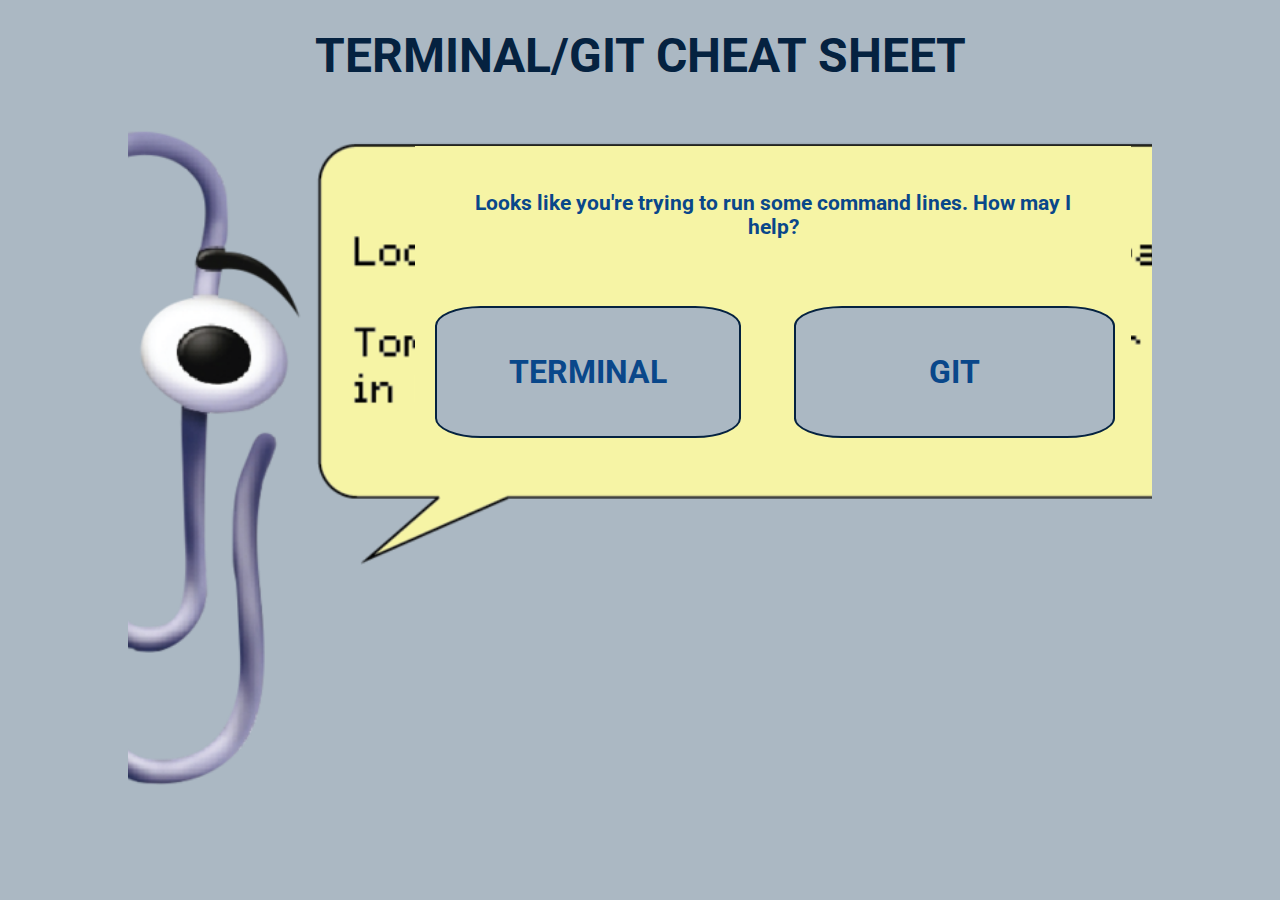
<file: index.html>
<!DOCTYPE html>
<html lang="en">

<head>
    <meta charset="UTF-8">
    <meta name="viewport" content="width=device-width, initial-scale=1.0">
    <title>Cheat Sheet Terminal/Git</title>
    <link rel="stylesheet" href="assets/css/stlye.css">
    <link href="https://fonts.googleapis.com/css2?family=Roboto:wght@400;700&display=swap" rel="stylesheet">
</head>

<body>
    <main>
        <section>
            <h1>Terminal/Git Cheat Sheet</h1>
            <div>
                <h2>Looks like you're trying to run some command lines. How may I help?</h2>
                <a href="assets/html/terminal.html">TERMINAL</a>
                <a href="assets/html/git.html">GIT</a>
            </div>
        </section>
    </main>
</body>

</html>
</file>
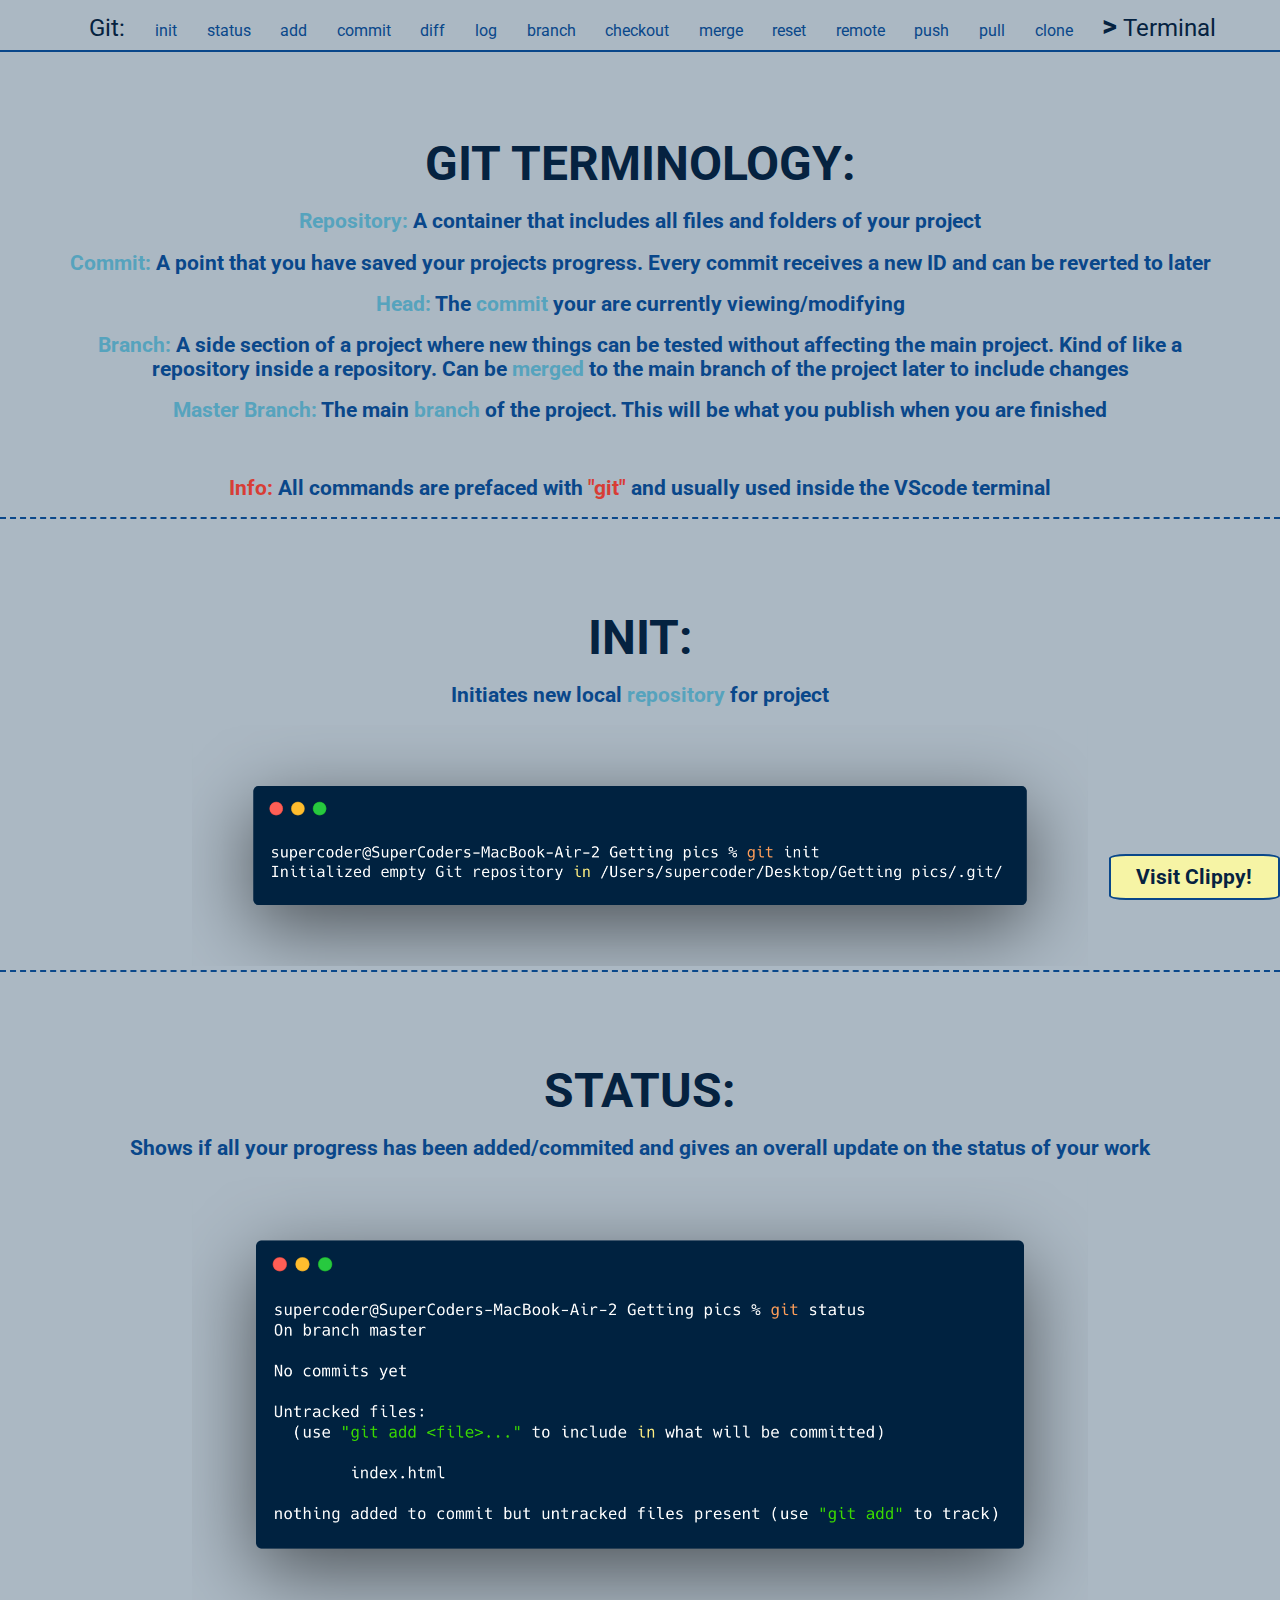
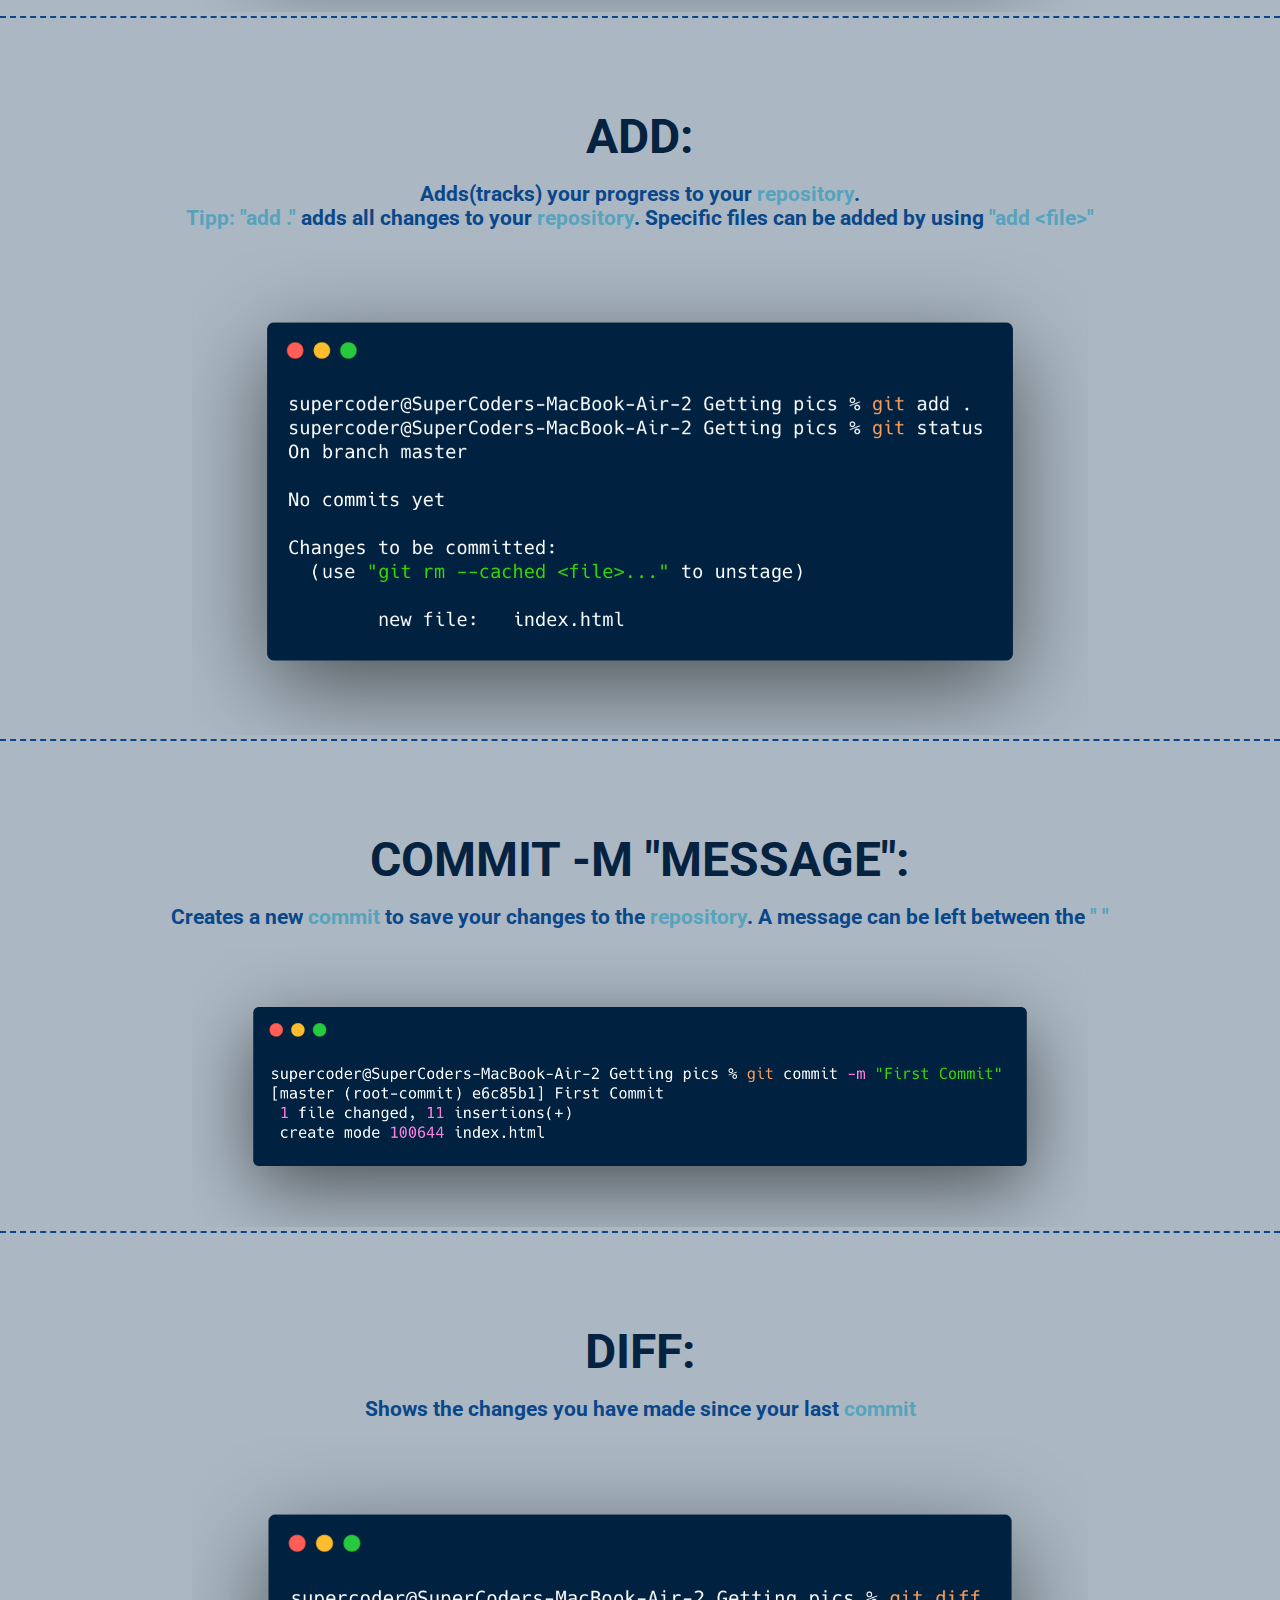
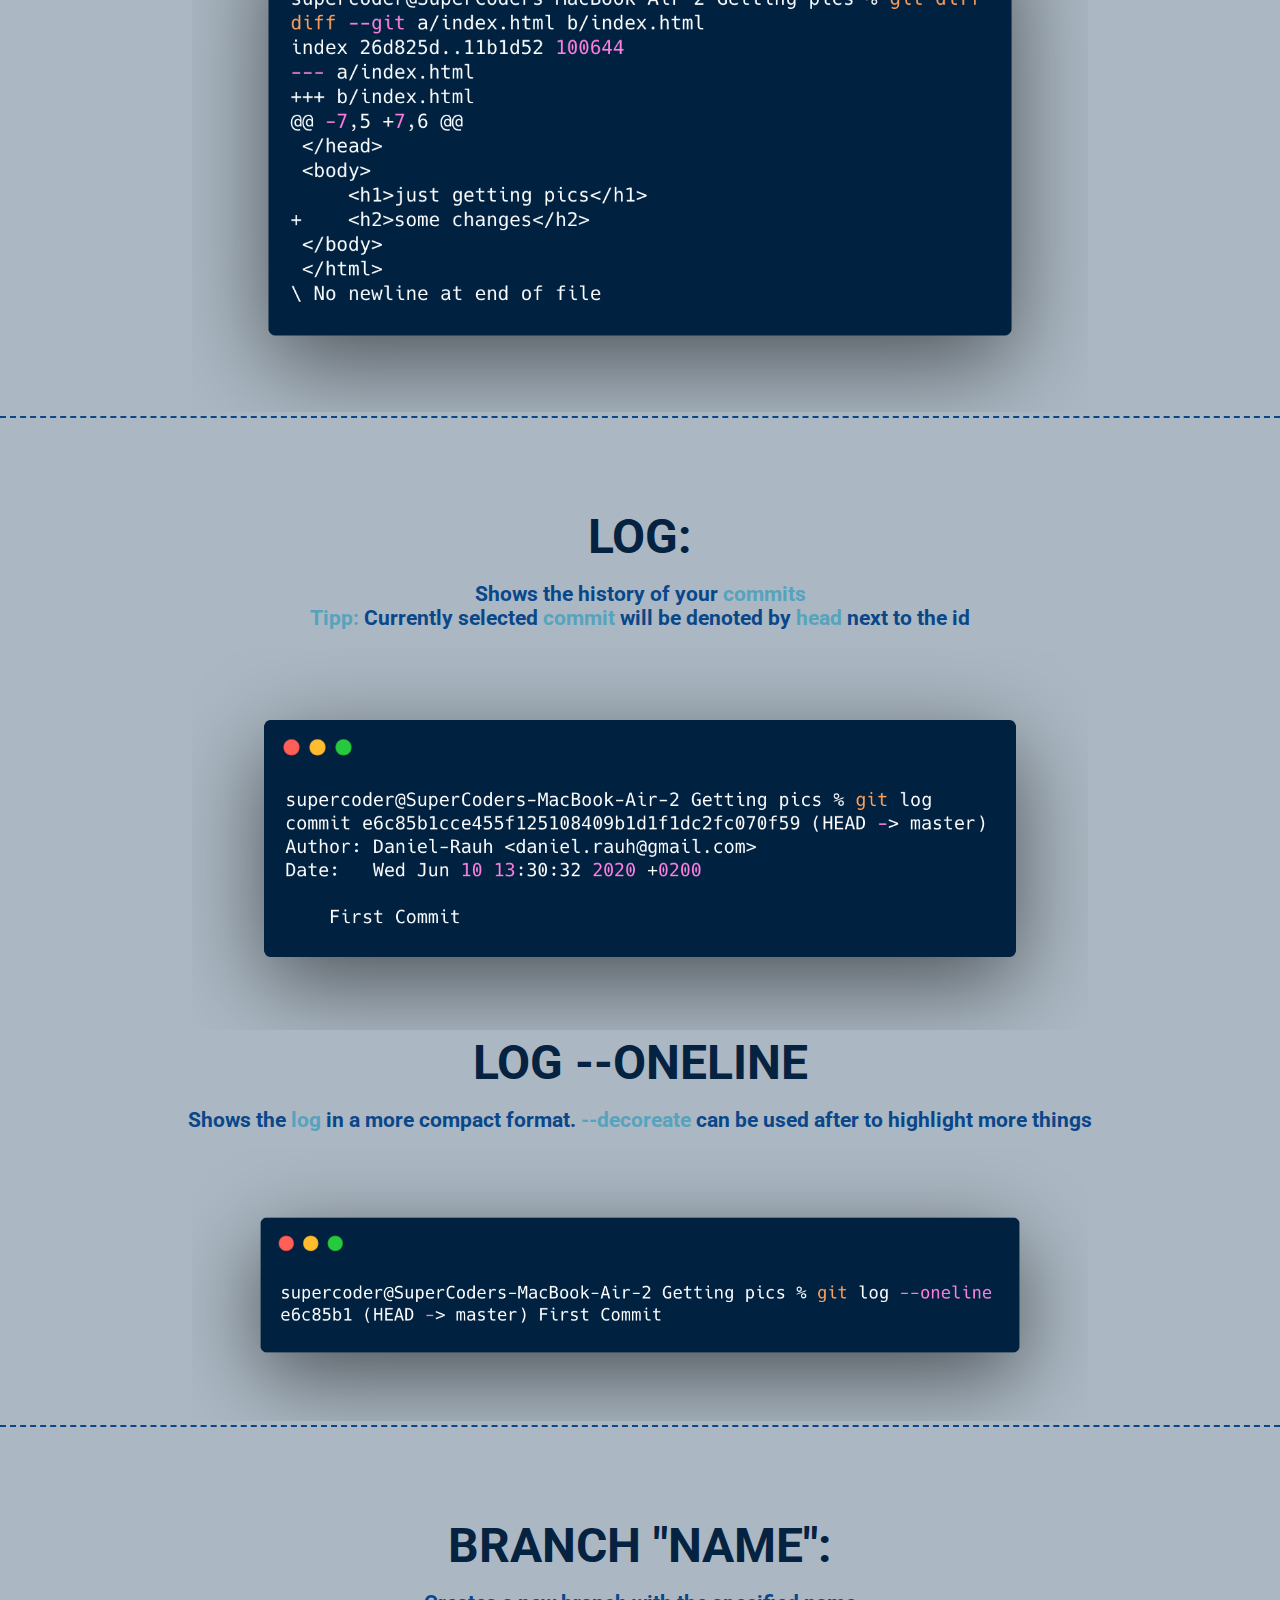
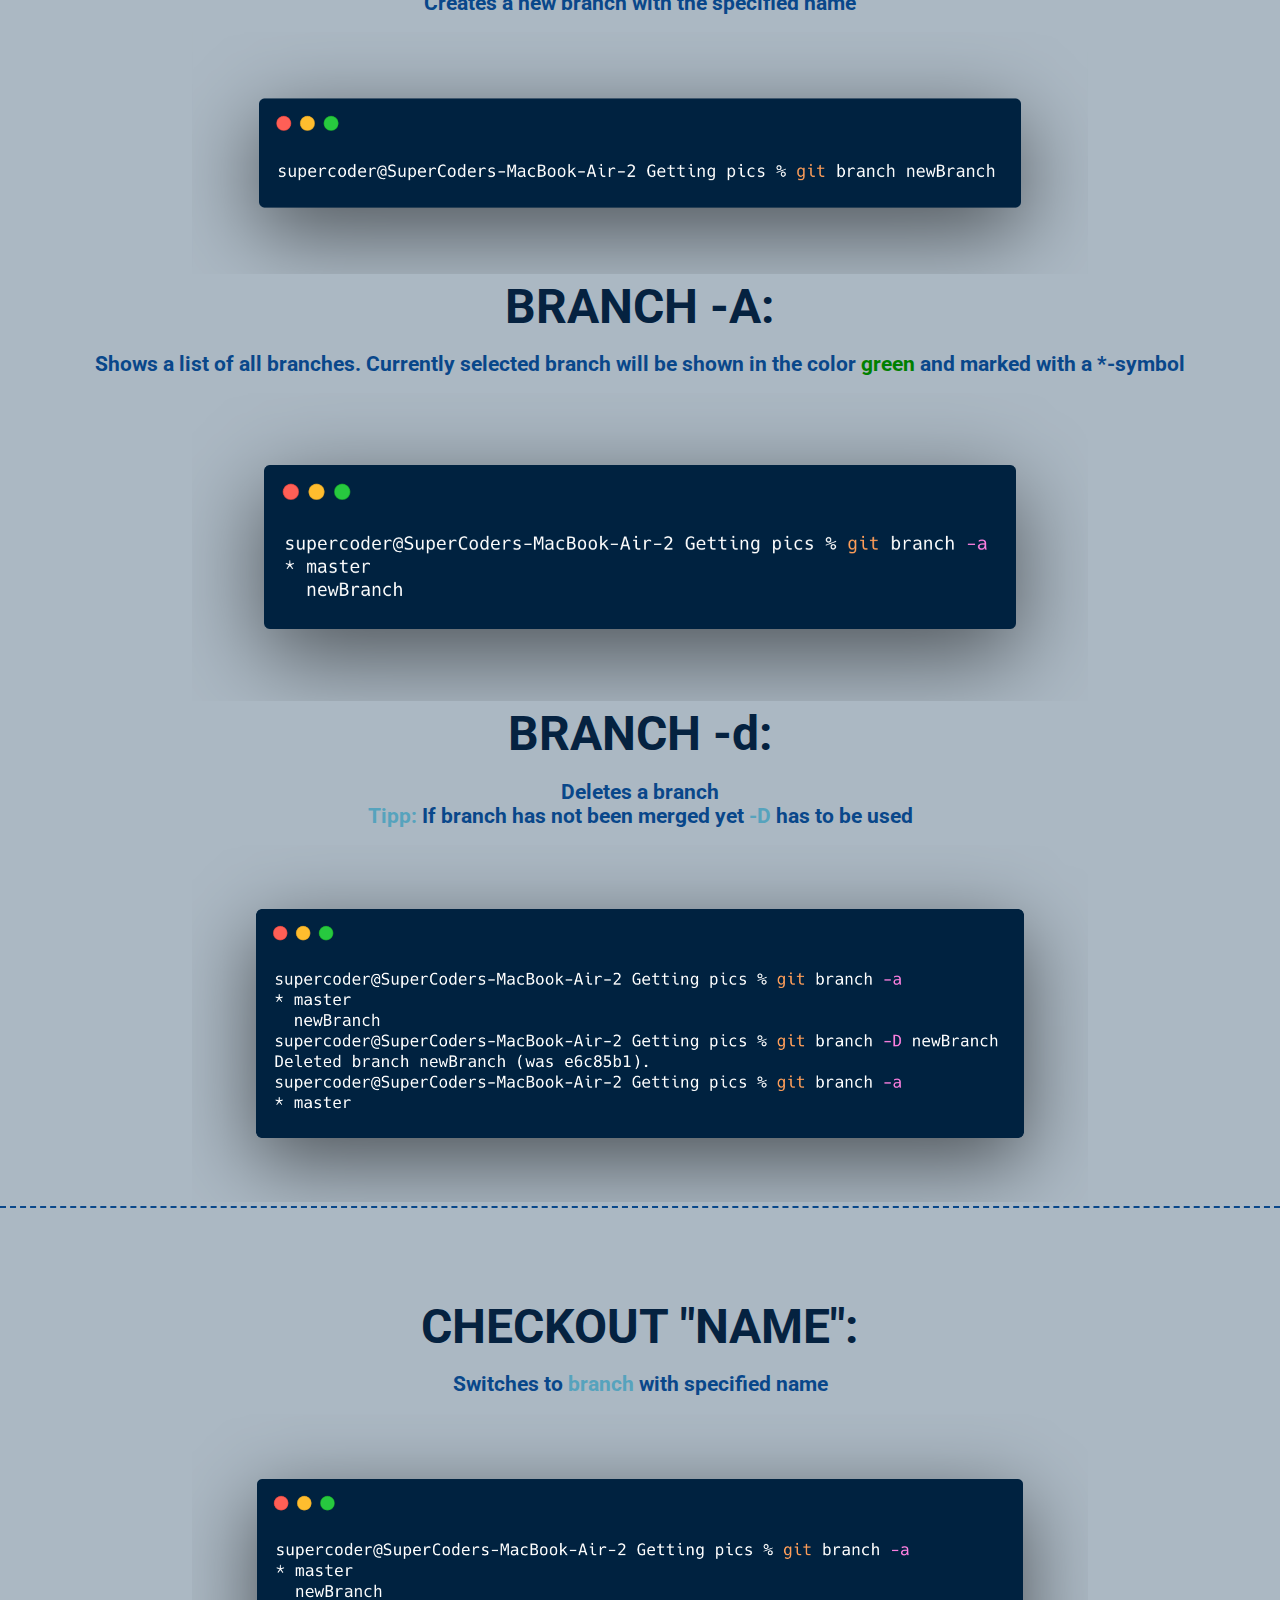
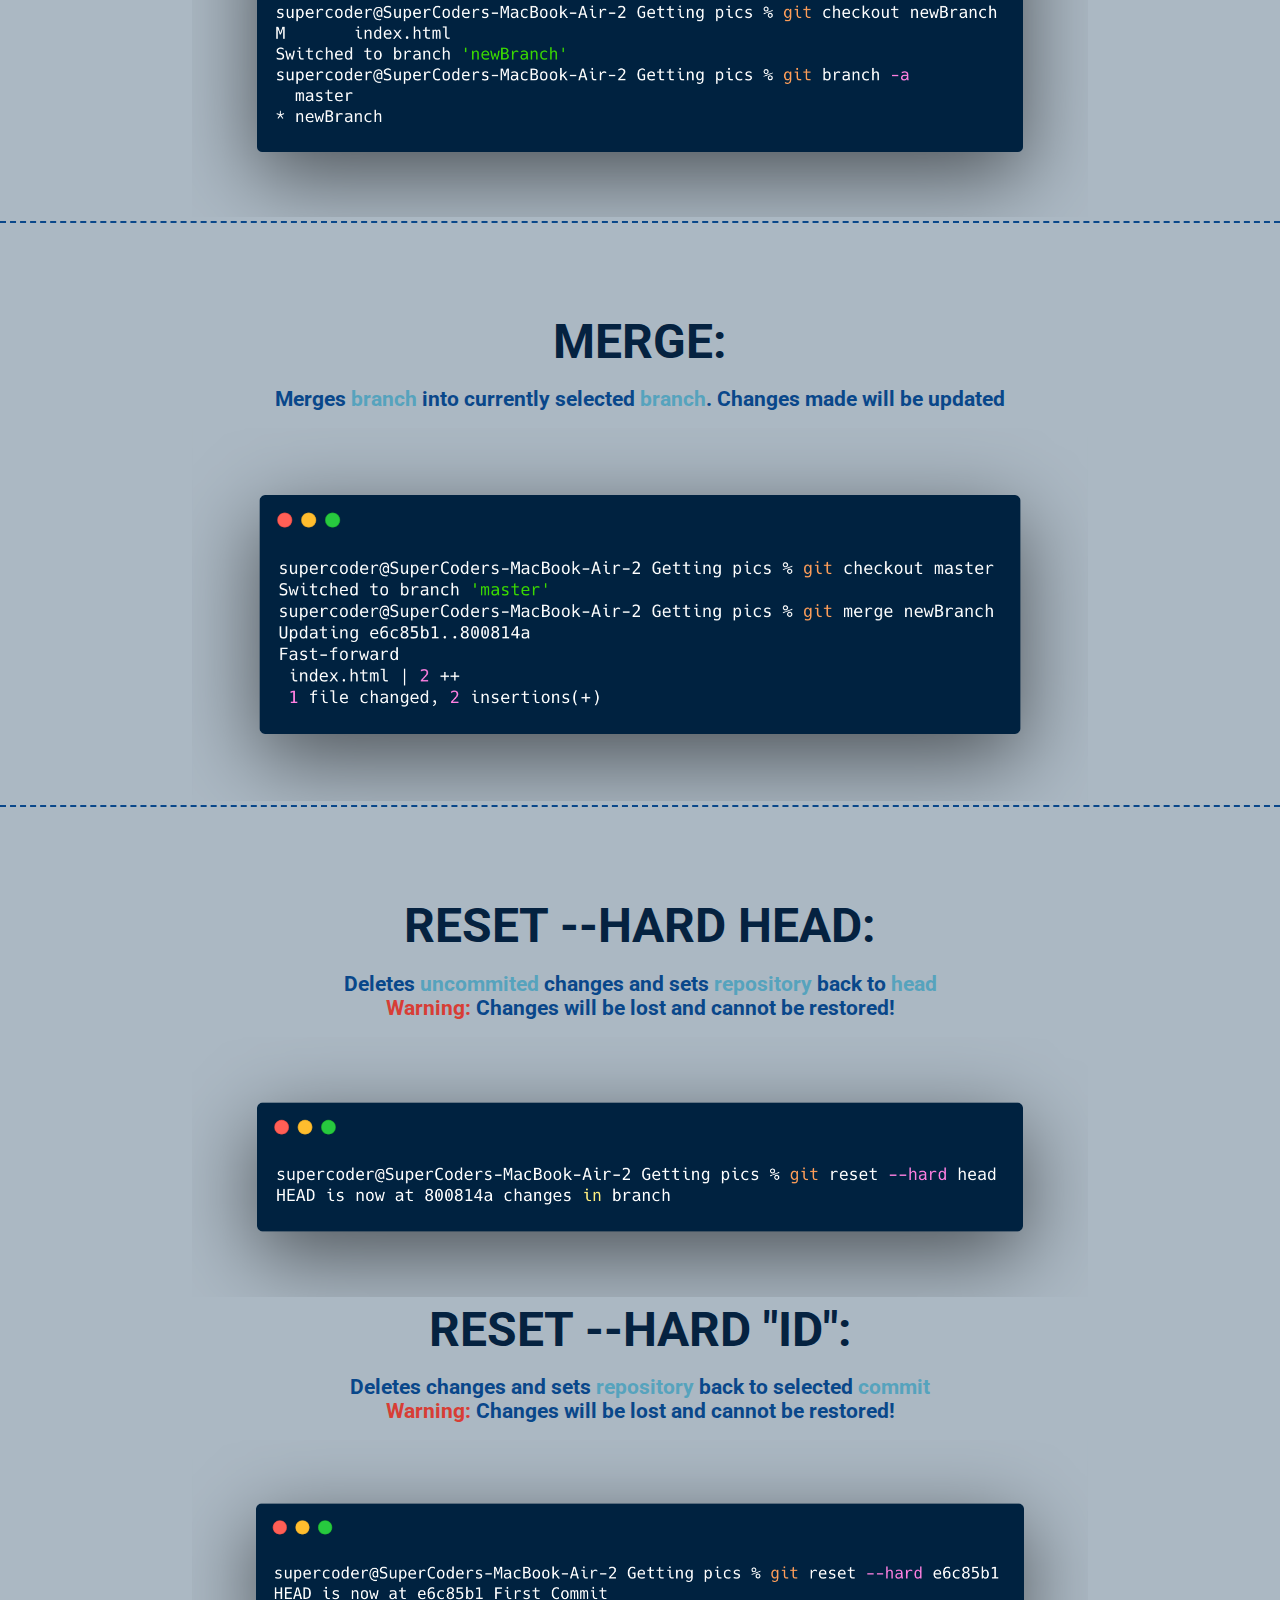
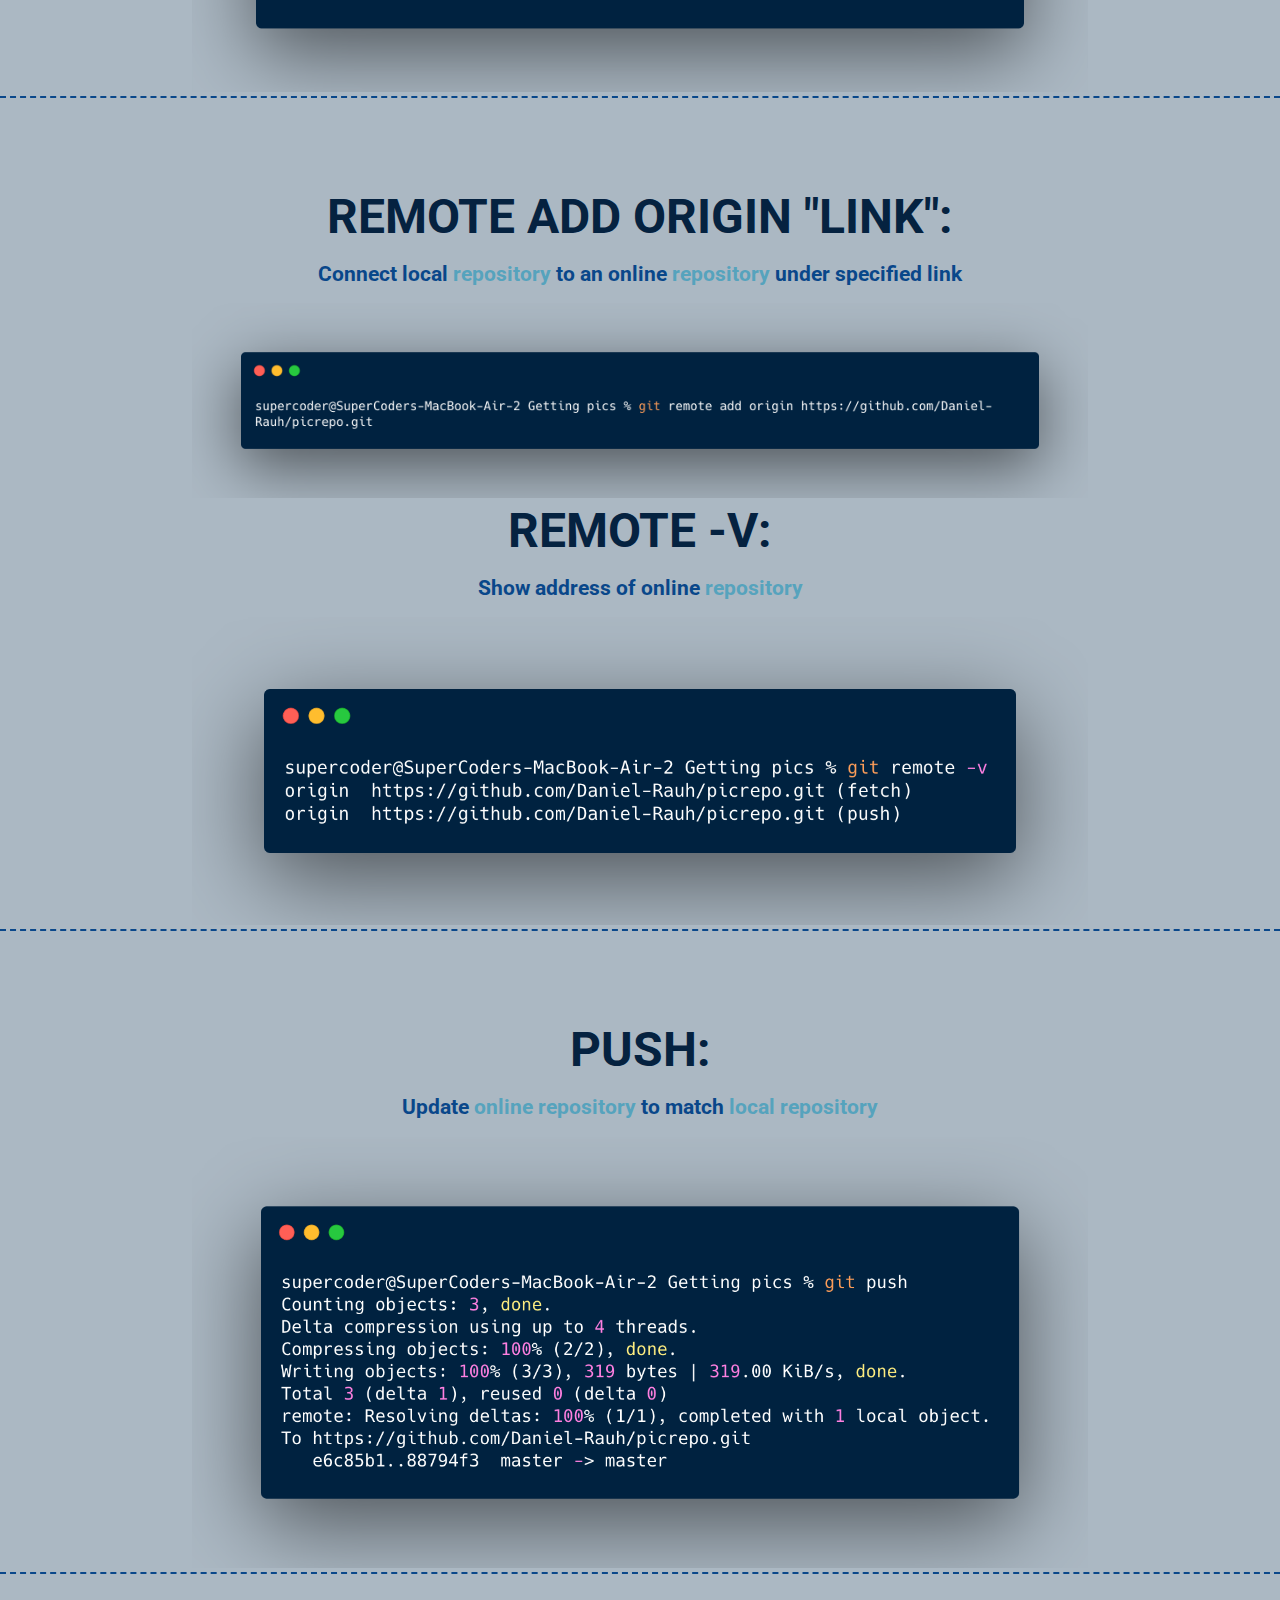
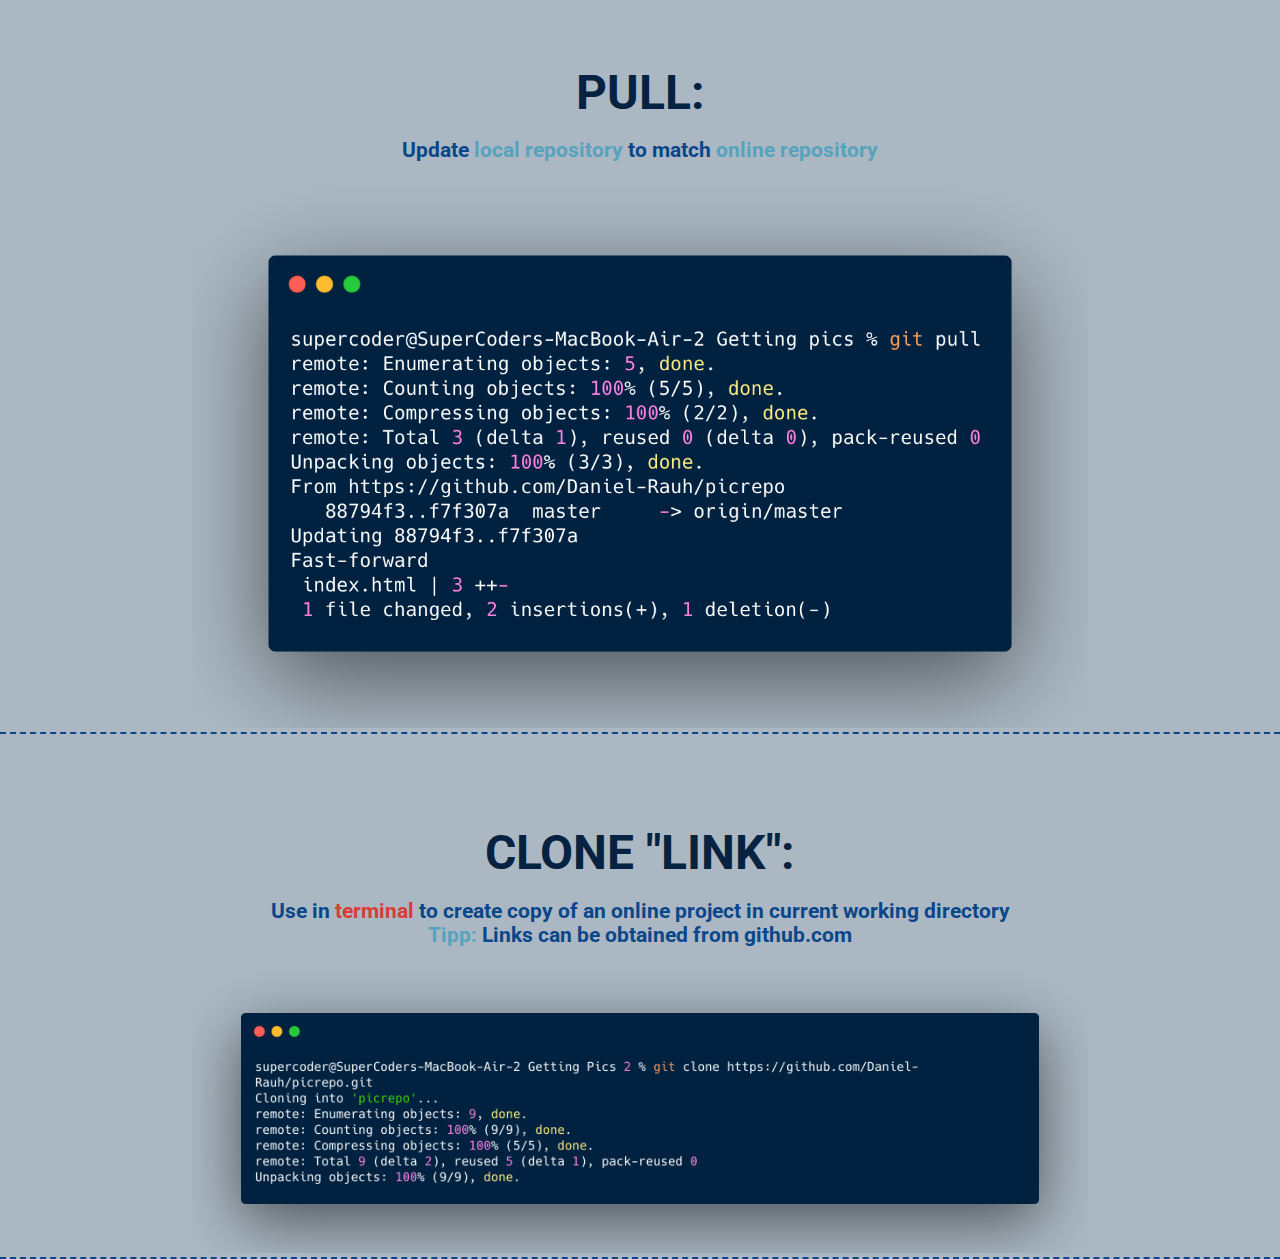
<file: assets/html/git.html>
<!DOCTYPE html>
<html lang="en">

<head>
    <meta charset="UTF-8">
    <meta name="viewport" content="width=device-width, initial-scale=1.0">
    <title>Git Cheat Sheet</title>
    <link rel="stylesheet" href="../css/style-git.css">
    <link href="https://fonts.googleapis.com/css2?family=Roboto:wght@400;700&display=swap" rel="stylesheet">
</head>

<body>
    <main>
        <nav>
            <ul>
                <li><a href="#info" class="external">Git:</a></li>
                <li><a href="#init" class="internal">init</a></li>
                <li><a href="#status" class="internal">status</a></li>
                <li><a href="#add" class="internal">add</a></li>
                <li><a href="#commit" class="internal">commit</a></li>
                <li><a href="#diff" class="internal">diff</a></li>
                <li><a href="#log" class="internal">log</a></li>
                <li><a href="#branch" class="internal">branch</a></li>
                <li><a href="#checkout" class="internal">checkout</a></li>
                <li><a href="#merge" class="internal">merge</a></li>
                <li><a href="#reset" class="internal">reset</a></li>
                <li><a href="#remote" class="internal">remote</a></li>
                <li><a href="#push" class="internal">push</a></li>
                <li><a href="#pull" class="internal">pull</a></li>
                <li><a href="#clone" class="internal">clone</a></li>
                <li><a href="terminal.html" class="external"><span class="arrow">&#x3e;</span>  Terminal</a></li>
            </ul>
        </nav>
        <a href="../../index.html" class="clippy">Visit Clippy!</a>
        <section id="info">
            <h1>Git Terminology:</h1>
            <h2><span class="tipp">Repository:</span> A container that includes all files and folders of your project</h2>
            <h2><span class="tipp">Commit:</span> A point that you have saved your projects progress. Every commit receives a new ID and can be reverted to later</h2>
            <h2><span class="tipp">Head:</span> The <span class="tipp">commit</span> your are currently viewing/modifying</h2>
            <h2><span class="tipp">Branch:</span> A side section of a project where new things can be tested without affecting the main project. Kind of like a repository inside a repository. Can be <span class="tipp">merged</span> to the main branch of the project later to include changes</h2>
            <h2><span class="tipp">Master Branch:</span> The main <span class="tipp">branch</span> of the project. This will be what you publish when you are finished</h2>
            <br>
            <h2><span class="warning">Info:</span> All commands are prefaced with <span class="warning">"git"</span> and usually used inside the VScode terminal</h2>
        </section>
        <section id="init">
            <h1>init:</h1>
            <h2>Initiates new local <span class="tipp">repository</span> for project</h2>
            <img src="../img/git init.png" alt="">    
        </section>
        <section id="status">
            <h1>status:</h1>
            <h2>Shows if all your progress has been added/commited and gives an overall update on the status of your work</h2>
            <img src="../img/git status.png" alt="">
        </section>
        <section id="add">
            <h1>add:</h1>
            <h2>Adds(tracks) your progress to your <span class="tipp">repository</span>. <span class="break"></span><span class="tipp">Tipp: "add ."</span> adds all changes to your <span class="tipp">repository</span>. Specific files can be added by using <span class="tipp">"add &#60;file&#62;"</span></h2>
            <img src="../img/git add.png" alt="">
        </section>
        <section id="commit">
            <h1>commit -m "message":</h1>
            <h2>Creates a new <span class="tipp">commit</span> to save your changes to the <span class="tipp">repository</span>. A message can be left between the <span class="tipp">" "</span></h2>
            <img src="../img/git commit.png" alt="">
        </section>
        <section id="diff">
            <h1>diff:</h1>
            <h2>Shows the changes you have made since your last <span class="tipp">commit</span></h2>
            <img src="../img/git diff.png" alt="">
        </section>
        <section id="log">
            <h1>log:</h1>
            <h2>Shows the history of your <span class="tipp">commits</span><span class="break"></span><span class="tipp">Tipp:</span> Currently selected <span class="tipp">commit</span> will be denoted by <span class="tipp">head</span> next to the id</h2>
            <img src="../img/git log.png" alt="">
            <h1>log --oneline</h1>
            <h2>Shows the <span class="tipp">log</span> in a more compact format. <span class="tipp">--decoreate</span> can be used after to highlight more things</h2>
            <img src="../img/git log oneline.png" alt="">
        </section>
        <section id="branch">
            <h1>branch "name":</h1>
            <h2>Creates a new branch with the specified name</h2>
            <img src="../img/git branch.png" alt="">
            <h1>branch -a:</h1>
            <h2>Shows a list of all branches. Currently selected branch will be shown in the color <span class="green">green</span> and marked with a *-symbol</h2>
            <img src="../img/git branch -a.png" alt="">
            <h1>branch -<span class="lowercase">d</span>:</h1>
            <h2>Deletes a branch <span class="break"></span><span class="tipp">Tipp:</span> If branch has not been merged yet <span class="tipp">-D</span> has to be used</h2>
            <img src="../img/git branch -d.png" alt="">
        </section>
        <section id="checkout">
            <h1>checkout "name":</h1>
            <h2>Switches to <span class="tipp">branch</span> with specified name</h2>
            <img src="../img/git checkout.png" alt="">
        </section>
        <section id="merge">
            <h1>merge:</h1>
            <h2>Merges <span class="tipp">branch</span> into currently selected <span class="tipp">branch</span>. Changes made will be updated</h2>
            <img src="../img/git merge.png" alt="">
        </section>
        <section id="reset">
            <h1>reset --hard head:</h1>
            <h2>Deletes <span class="tipp">uncommited</span> changes and sets <span class="tipp">repository</span> back to <span class="tipp">head</span><span class="break"></span><span class="warning">Warning:</span> Changes will be lost and cannot be restored!</h2>
            <img src="../img/git reset head.png" alt="">
            <h1>reset --hard "id":</h1>
            <h2>Deletes changes and sets <span class="tipp">repository</span> back to selected <span class="tipp">commit</span><span class="break"></span><span class="warning">Warning:</span> Changes will be lost and cannot be restored!</h2>
            <img src="../img/git reset id.png" alt="">
        </section>
        <section id="remote">
            <h1>remote add origin "link":</h1>
            <h2>Connect local <spann class="tipp">repository</spann> to an online <span class="tipp">repository</span> under specified link</h2>
            <img src="../img/git remote add.png" alt="">
            <h1>remote -v:</h1>
            <h2>Show address of online <span class="tipp">repository</span></h2>
            <img src="../img/git remote -v.png" alt="">
        </section>
        <section id="push">
            <h1>push:</h1>
            <h2>Update <span class="tipp">online repository</span> to match <span class="tipp">local repository</span></h2>
            <img src="../img/git push.png" alt="">
        </section>
        <section id="pull">
            <h1>pull:</h1>
            <h2>Update <span class="tipp">local repository</span> to match <span class="tipp">online repository</span></h2>
            <img src="../img/git pull.png" alt="">
        </section>
        <section id="clone">
            <h1>clone "link":</h1>
            <h2>Use in <span class="warning">terminal</span> to create copy of an online project in current working directory <span class="break"></span><span class="tipp">Tipp:</span> Links can be obtained from github.com</h2>
            <img src="../img/git clone.png" alt="">
        </section>
    </main>
</body>

</html>
</file>
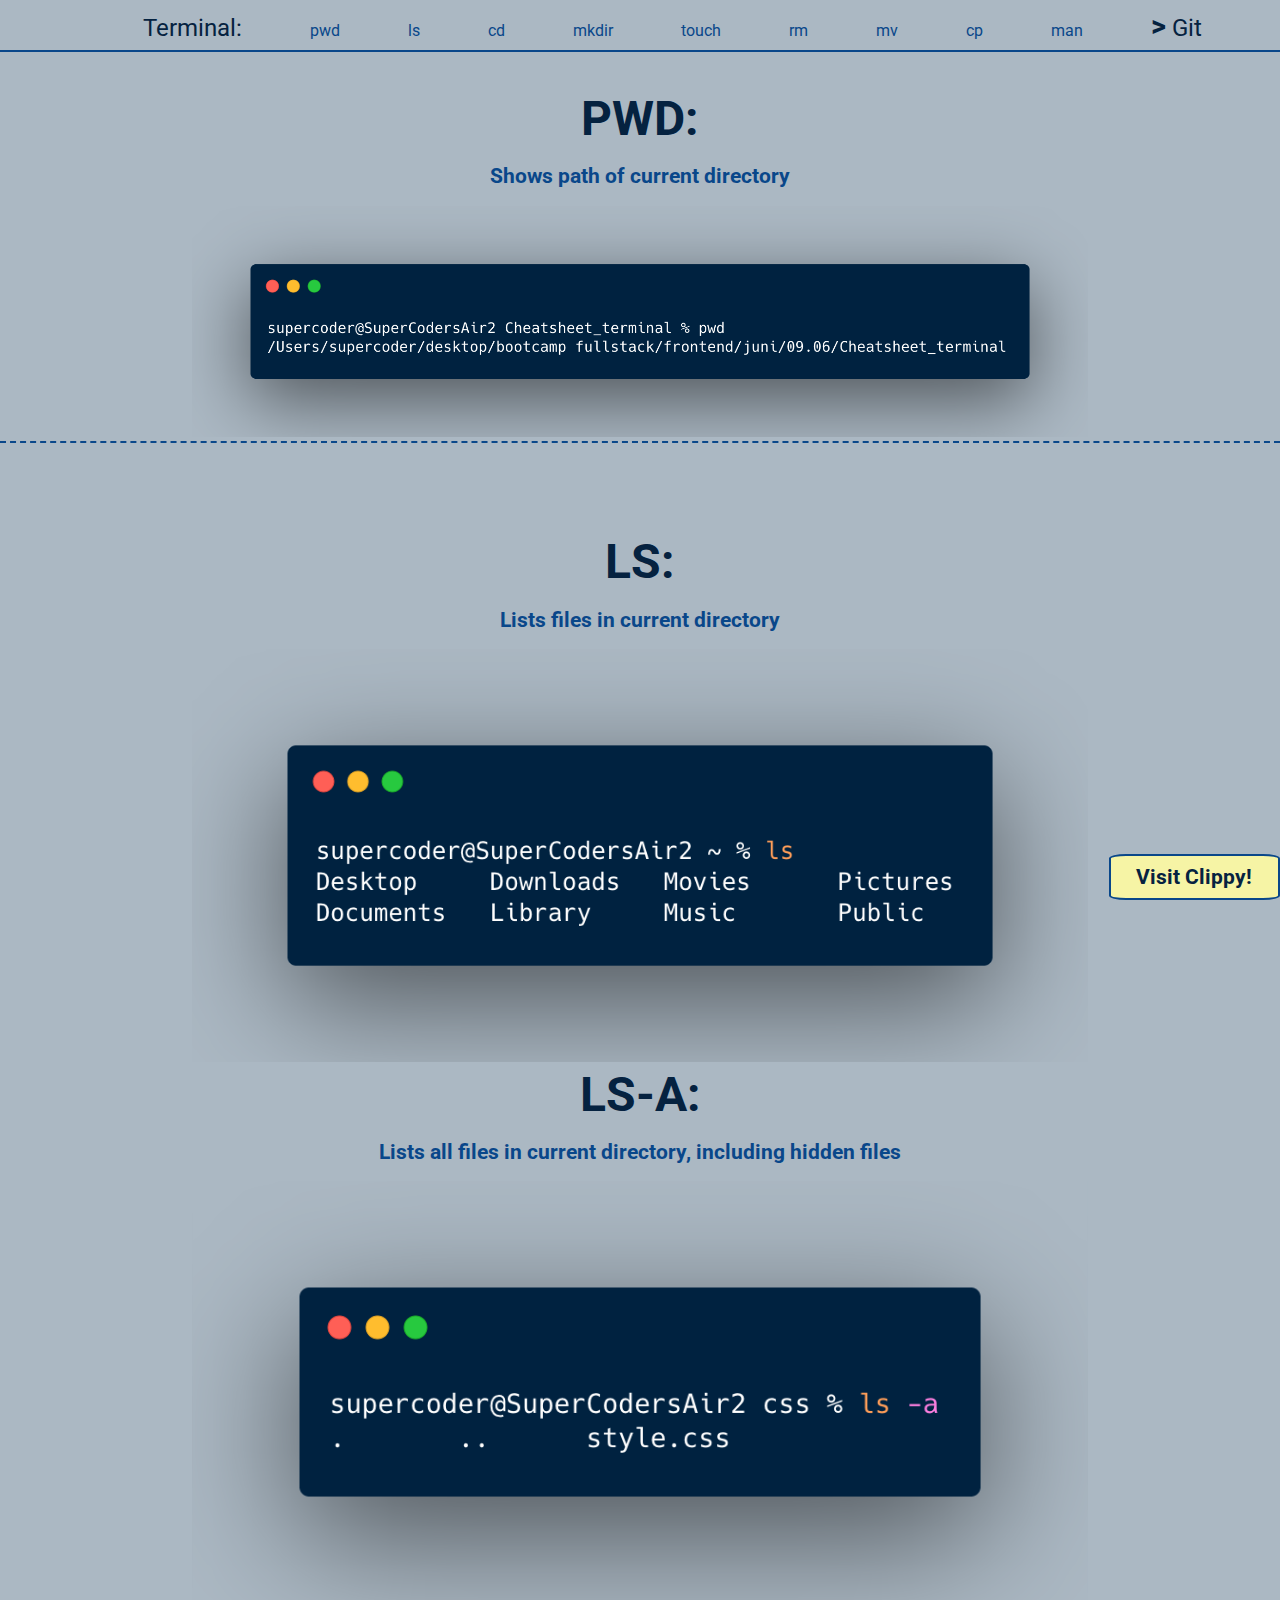
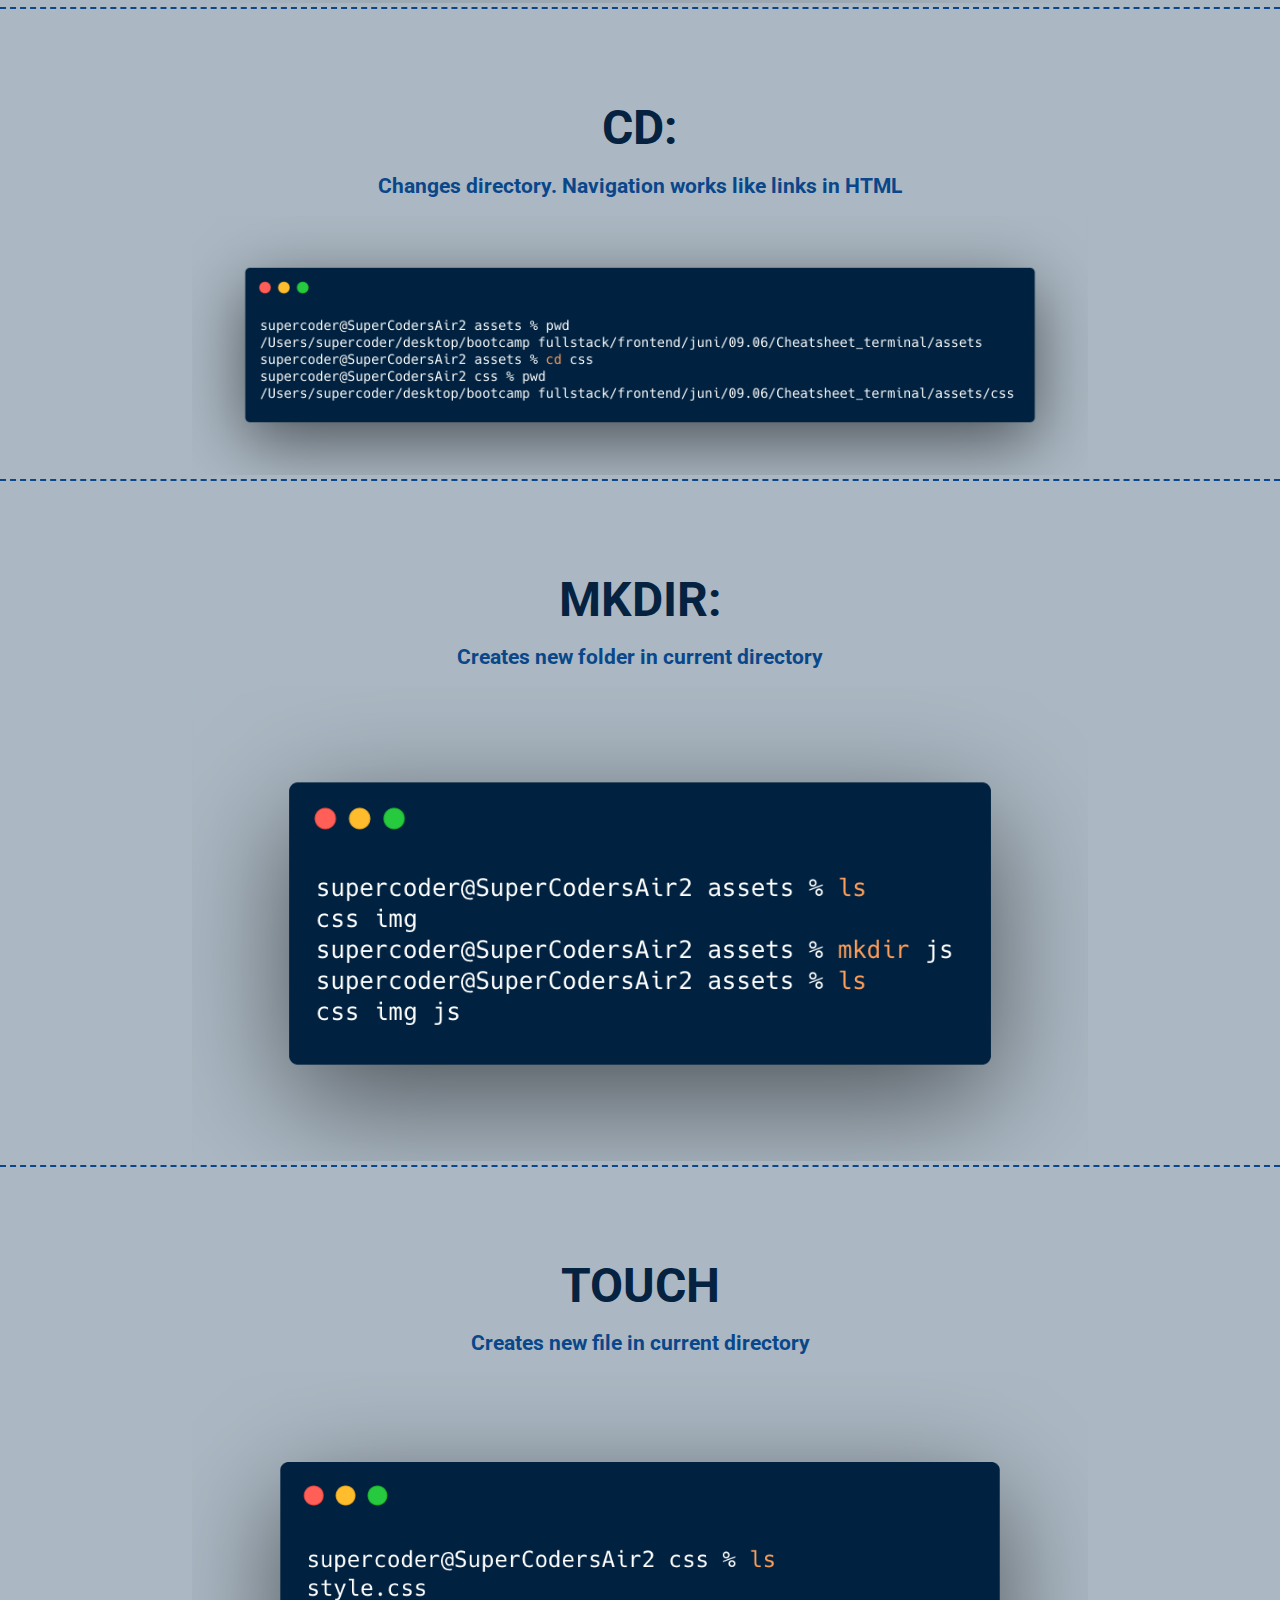
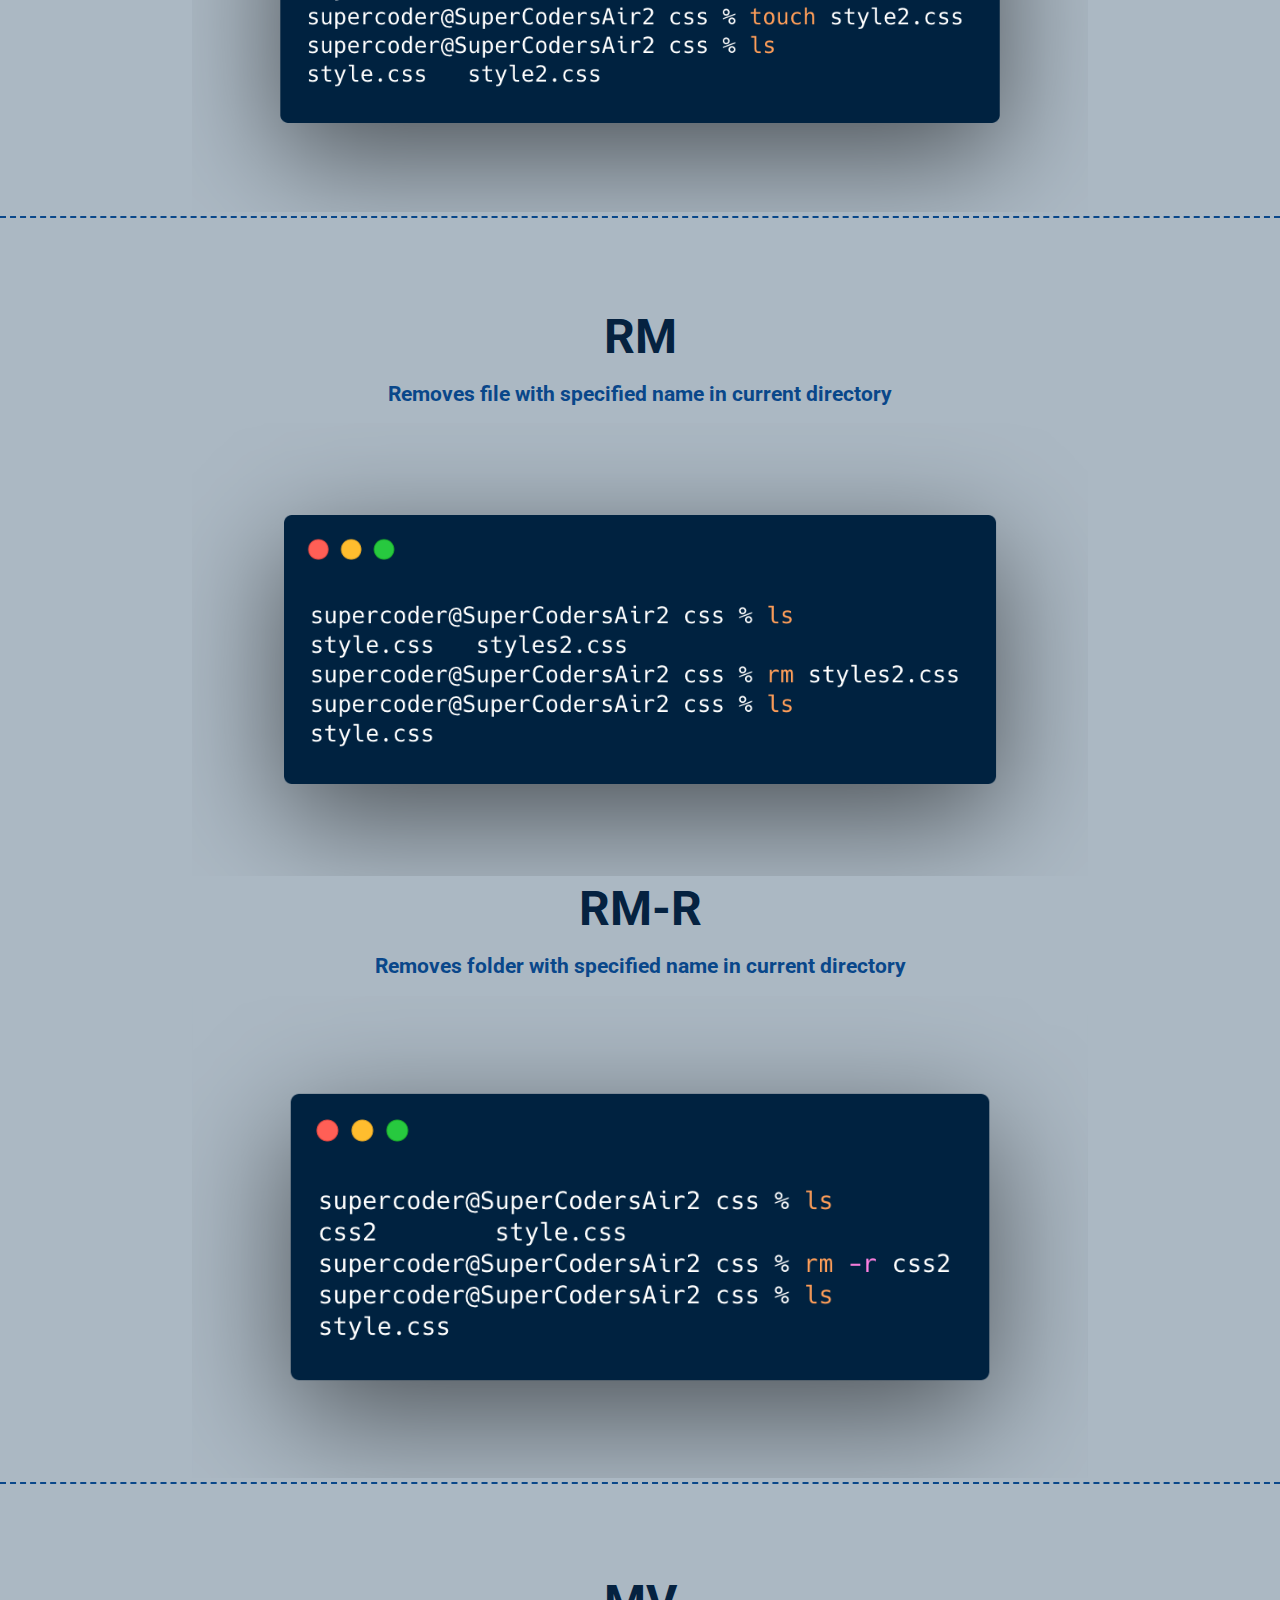
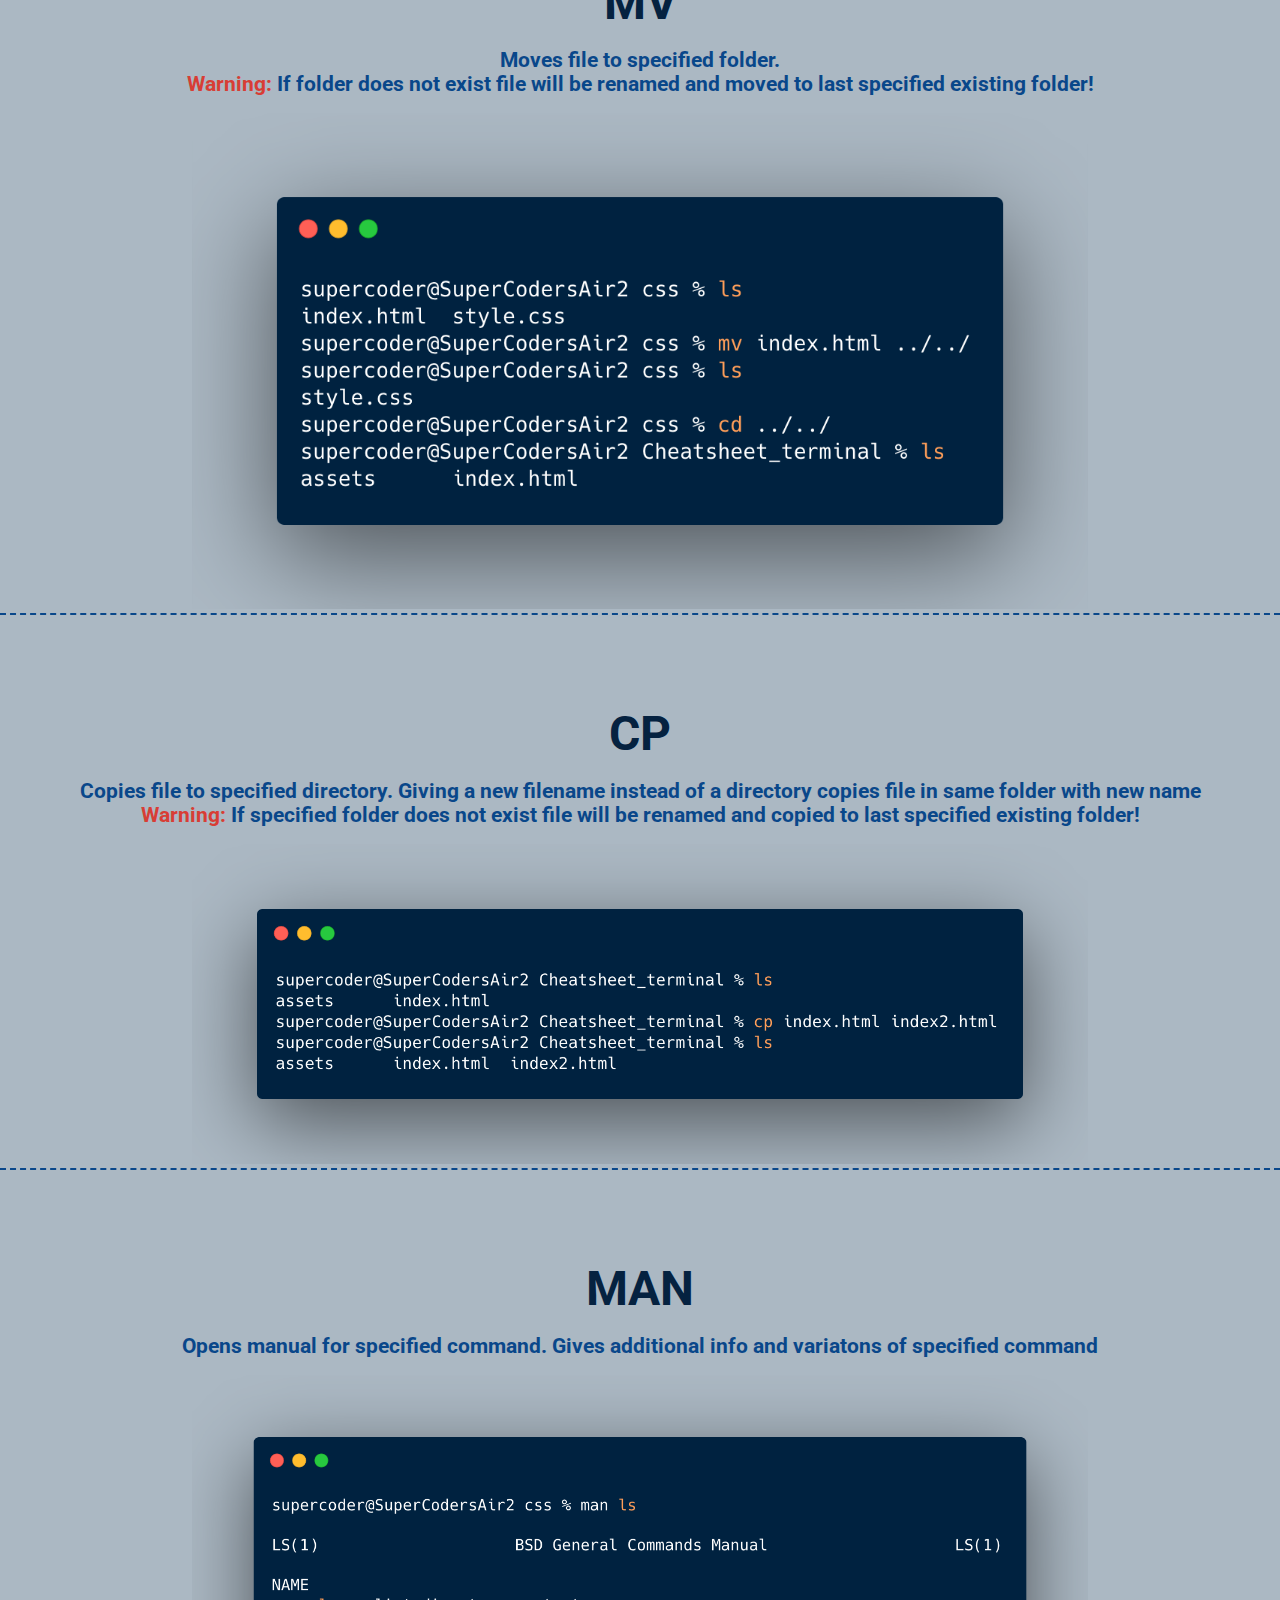
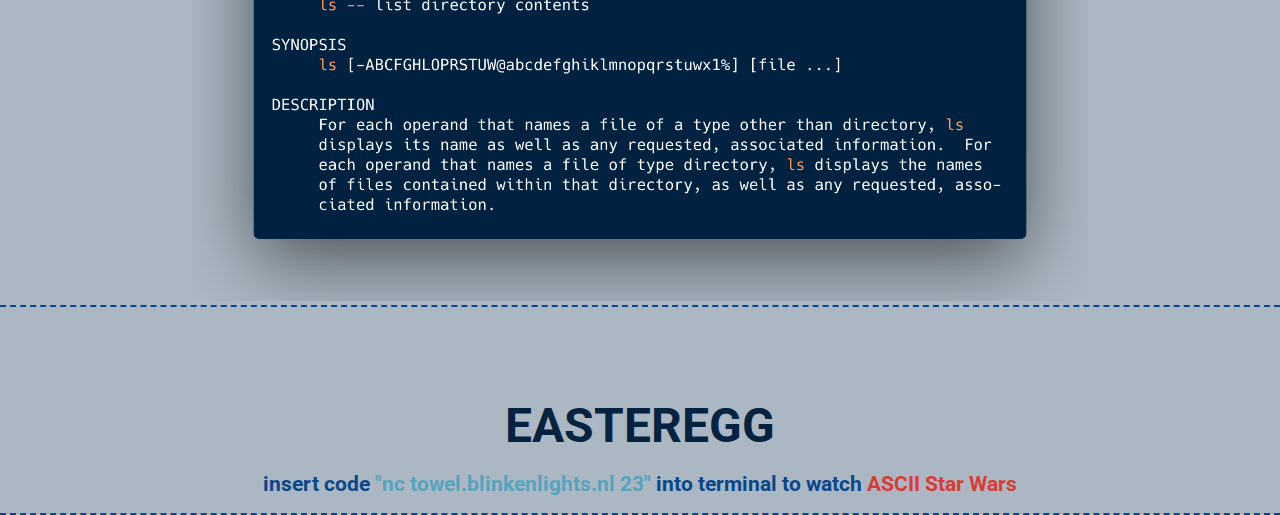
<file: assets/html/terminal.html>
<!DOCTYPE html>
<html lang="en">

<head>
    <meta charset="UTF-8">
    <meta name="viewport" content="width=device-width, initial-scale=1.0">
    <link rel="stylesheet" href="../css/style-terminal.css">
    <link href="https://fonts.googleapis.com/css2?family=Roboto:wght@400;700&display=swap" rel="stylesheet">
    <title>Terminal Cheat Sheet</title>
</head>

<body>
    <main>
        <nav>
            <ul>
                <li><a href="#pwd" class="external">Terminal:</a></li>
                <li><a href="#pwd" class="internal">pwd</a></li>
                <li><a href="#ls" class="internal">ls</a></li>
                <li><a href="#cd" class="internal">cd</a></li>
                <li><a href="#mkdir" class="internal">mkdir</a></li>
                <li><a href="#touch" class="internal">touch</a></li>
                <li><a href="#rm" class="internal">rm</a></li>
                <li><a href="#mv" class="internal">mv</a></li>
                <li><a href="#cp" class="internal">cp</a></li>
                <li><a href="#man" class="internal">man</a></li>
                <li><a href="git.html" class="external"><span class="arrow">&#x3e;</span>  Git</a></li>
            </ul>
        </nav>
        <a href="../../index.html" class="clippy">Visit Clippy!</a>
        <section id="pwd">
            <h1>pwd:</h1>
            <h2>Shows path of current directory</h2>
            <img src="../img/pwd.png" alt="">    
        </section>
        <section id="ls">
            <h1>ls:</h1>
            <h2>Lists files in current directory</h2>
            <img src="../img/ls.png" alt="">
            <h1>ls-a:</h1>
            <h2>Lists all files in current directory, including hidden files</h2>
            <img src="../img/ls-a.png" alt="">
        </section>
        <section id="cd">
            <h1>cd:</h1>
            <h2>Changes directory. Navigation works like links in HTML</h2>
            <img src="../img/cd.png" alt="">
        </section>
        <section id="mkdir">
            <h1>mkdir:</h1>
            <h2>Creates new folder in current directory</h2>
            <img src="../img/mkdir.png" alt="">
        </section>
        <section id="touch">
            <h1>touch</h1>
            <h2>Creates new file in current directory</h2>
            <img src="../img/touch.png" alt="">
        </section>
        <section id="rm">
            <h1>rm</h1>
            <h2>Removes file with specified name in current directory</h2>
            <img src="../img/rm.png" alt="">
            <h1>rm-r</h1>
            <h2>Removes folder with specified name in current directory</h2>
            <img src="../img/rm-r.png" alt="">
        </section>
        <section id="mv">
            <h1>mv</h1>
            <h2>Moves file to specified folder. <span class="break"></span><span class="warning">Warning:</span> If folder does not exist file will be renamed and moved to last specified existing folder!</h2>
            <img src="../img/mv.png" alt="">
        </section>
        <section id="cp">
            <h1>cp</h1>
            <h2>Copies file to specified directory. Giving a new filename instead of a directory copies file in same folder with new name <span class="break"></span><span class="warning">Warning:</span> If specified folder does not exist file will be renamed and copied to last specified existing folder!</h2>
            <img src="../img/cp.png" alt="">
        </section>
        <section id="man">
            <h1>man</h1>
            <h2>Opens manual for specified command. Gives additional info and variatons of specified command</h2>
            <img src="../img/man.png" alt="">
        </section>
        <section>
            <h1>Easteregg</h1>
            <h2>insert code <span class="tipp">"nc towel.blinkenlights.nl 23"</span> into terminal to watch <span class="warning">ASCII Star Wars</span></h2>
        </section>
    </main>
</body>

</html>
</file>
<file: assets/css/stlye.css>
html{
    font-size: 16px;
    scroll-behavior: smooth;
}
body{
    margin: 0;
    font-family: 'Roboto', sans-serif;
}
main{
    background: #ABB8C3;
}
section{
    height: 100vh;
}
h1{
    margin: 0 0 5vh 0;
    text-align: center;
    text-transform: uppercase;
    font-size: 3rem;
    color: #052240;
    font-weight: 700;
    padding-top: 3vh;
}
div{
    background: url(../img/clippy.png) center/cover no-repeat;
    margin-top: 10vh;
    height: 73vh;
    width: 80%;
    margin: auto;
    position: relative;
}
h2{
    text-align: center;
    font-size: 1.3rem;
    color: #09478a;
    padding: 5vh 5% 0 5%;
    background: #F6F4A5;
    position: absolute;
    width: 60%;
    height: 30vh;
    left: 28%;
}
a{
    position: absolute;
    text-decoration: none;
    color: #09478a;
    background: #ABB8C3;
    border: 2px solid #052240;
    border-radius: 15%;
    font-size: 2rem;
    font-weight: 700;
}
a:hover{
    box-shadow: 0px 0px 4px 2px #052240;
    color: #052240;
}
a:nth-of-type(1){
    left: 30%;
    top: 27%;
    padding: 5vh 7%;
}
a:nth-of-type(2){
    left: 65%;
    top: 27%;
    padding: 5vh 13%;
}
</file>
<file: assets/css/style-git.css>
html{
    font-size: 16px;
    scroll-behavior: smooth;
}
body{
    margin: 0;
    font-family: 'Roboto', sans-serif;
}
main{
    background: #ABB8C3;
    position: relative;
}
.clippy{
    position: fixed;
    right: 0;
    bottom: 0;
    text-decoration: none;
    color: #052240;
    background: #f6f4a5;
    font-size: 1.3rem;
    font-weight: 700;
    padding: 1vh 2%;
    border: 2px solid #09478a;
    border-radius: 10%;
}
.clippy:hover{
    box-shadow: 0px 0px 4px 2px #09478a;
}
nav{
    background: #ABB8C3;
    height: 5.5vh;
    position: fixed;
    width: 100%;
    border-bottom: 2px solid #09478a;
}
nav ul{
    list-style: none;
    margin: 0;
    padding: 1vh 0 0 0;
    text-align: center;
}
nav ul li{
    display: inline;
    padding-left: 2%;
}
.internal{
    text-decoration: none;
    color: #09478a;
}
.internal:hover{
    color: #052240;
}
.external{
    text-decoration: none;
    color: #052240;
    font-size: 1.5rem;
    text-align: left;
}
.external:hover{
    text-decoration: underline;
}
.arrow{
    font-size: 1.8rem;
    font-weight: 700;
    padding: 0;
}
#info{
    padding-top: 15vh;
}
section{
    padding-top: 10vh;
    border-bottom: 2px dashed #09478a;
}
h1{
    margin: 0;
    text-align: center;
    text-transform: uppercase;
    font-size: 3rem;
    color: #052240;
    font-weight: 700;
}
img{
    width: 70%;
    margin-left: 15%;
}
h2{
    text-align: center;
    font-size: 1.3rem;
    color: #09478a;
    padding: 0 5%;
}
.warning{
    color: rgb(216, 61, 53);
}
.break{
    display: block;
}
.tipp{
    color: rgb(86, 163, 189);
}
.green{
    color: green;
}
.lowercase{
    text-transform: lowercase;
}
</file>
<file: assets/css/style-terminal.css>
html{
    font-size: 16px;
    scroll-behavior: smooth;
}
body{
    margin: 0;
    font-family: 'Roboto', sans-serif;
}
main{
    background: #ABB8C3;
    position: relative;
}
.clippy{
    position: fixed;
    right: 0;
    bottom: 0;
    text-decoration: none;
    color: #052240;
    background: #f6f4a5;
    font-size: 1.3rem;
    font-weight: 700;
    padding: 1vh 2%;
    border: 2px solid #09478a;
    border-radius: 10%;
}
.clippy:hover{
    box-shadow: 0px 0px 4px 2px #09478a;
}
nav{
    background: #ABB8C3;
    height: 5.5vh;
    position: fixed;
    width: 100%;
    border-bottom: 2px solid #09478a;
}
nav ul{
    list-style: none;
    margin: 0;
    padding: 1vh 0 0 0;
    text-align: center;
}
nav ul li{
    display: inline;
    padding-left: 5%;
}
.internal{
    text-decoration: none;
    color: #09478a;
}
.internal:hover{
    color: #052240;
}
.external{
    text-decoration: none;
    color: #052240;
    font-size: 1.5rem;
    text-align: left;
}
.external:hover{
    text-decoration: underline;
}
.arrow{
    font-size: 1.8rem;
    font-weight: 700;
    padding: 0;
}
section{
    padding-top: 10vh;
    border-bottom: 2px dashed #09478a;
}
h1{
    margin: 0;
    text-align: center;
    text-transform: uppercase;
    font-size: 3rem;
    color: #052240;
    font-weight: 700;
}
img{
    width: 70%;
    margin-left: 15%;
}
h2{
    text-align: center;
    font-size: 1.3rem;
    color: #09478a;
    padding: 0 5%;
}
.warning{
    color: rgb(216, 61, 53);
}
.break{
    display: block;
}
.tipp{
    color: rgb(86, 163, 189);
}
</file>
